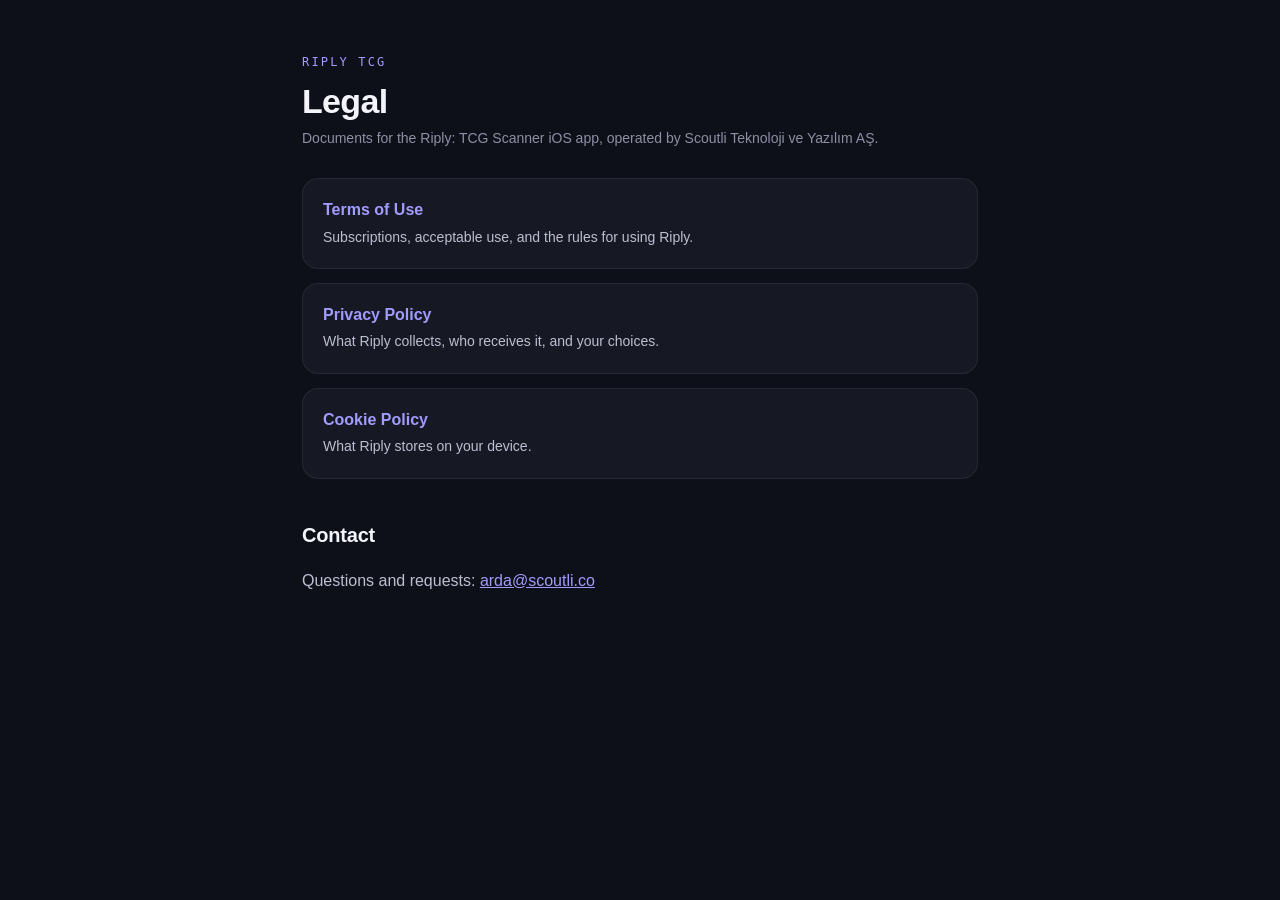
<file: index.html>
<!doctype html>
<html lang="en">
<head>
<meta charset="utf-8">
<meta name="viewport" content="width=device-width, initial-scale=1">
<title>Riply TCG — Legal</title>
<link rel="stylesheet" href="style.css">
</head>
<body>
<main>
<div class="kicker">Riply TCG</div>
<h1>Legal</h1>
<p class="meta">Documents for the Riply: TCG Scanner iOS app, operated by Scoutli Teknoloji ve Yazılım AŞ.</p>
<a class="card" href="terms.html"><strong>Terms of Use</strong><span>Subscriptions, acceptable use, and the rules for using Riply.</span></a>
<a class="card" href="privacy.html"><strong>Privacy Policy</strong><span>What Riply collects, who receives it, and your choices.</span></a>
<a class="card" href="cookies.html"><strong>Cookie Policy</strong><span>What Riply stores on your device.</span></a>
<h2>Contact</h2>
<p>Questions and requests: <a href="mailto:arda@scoutli.co">arda@scoutli.co</a></p>
</main>
</body>
</html>
</file>
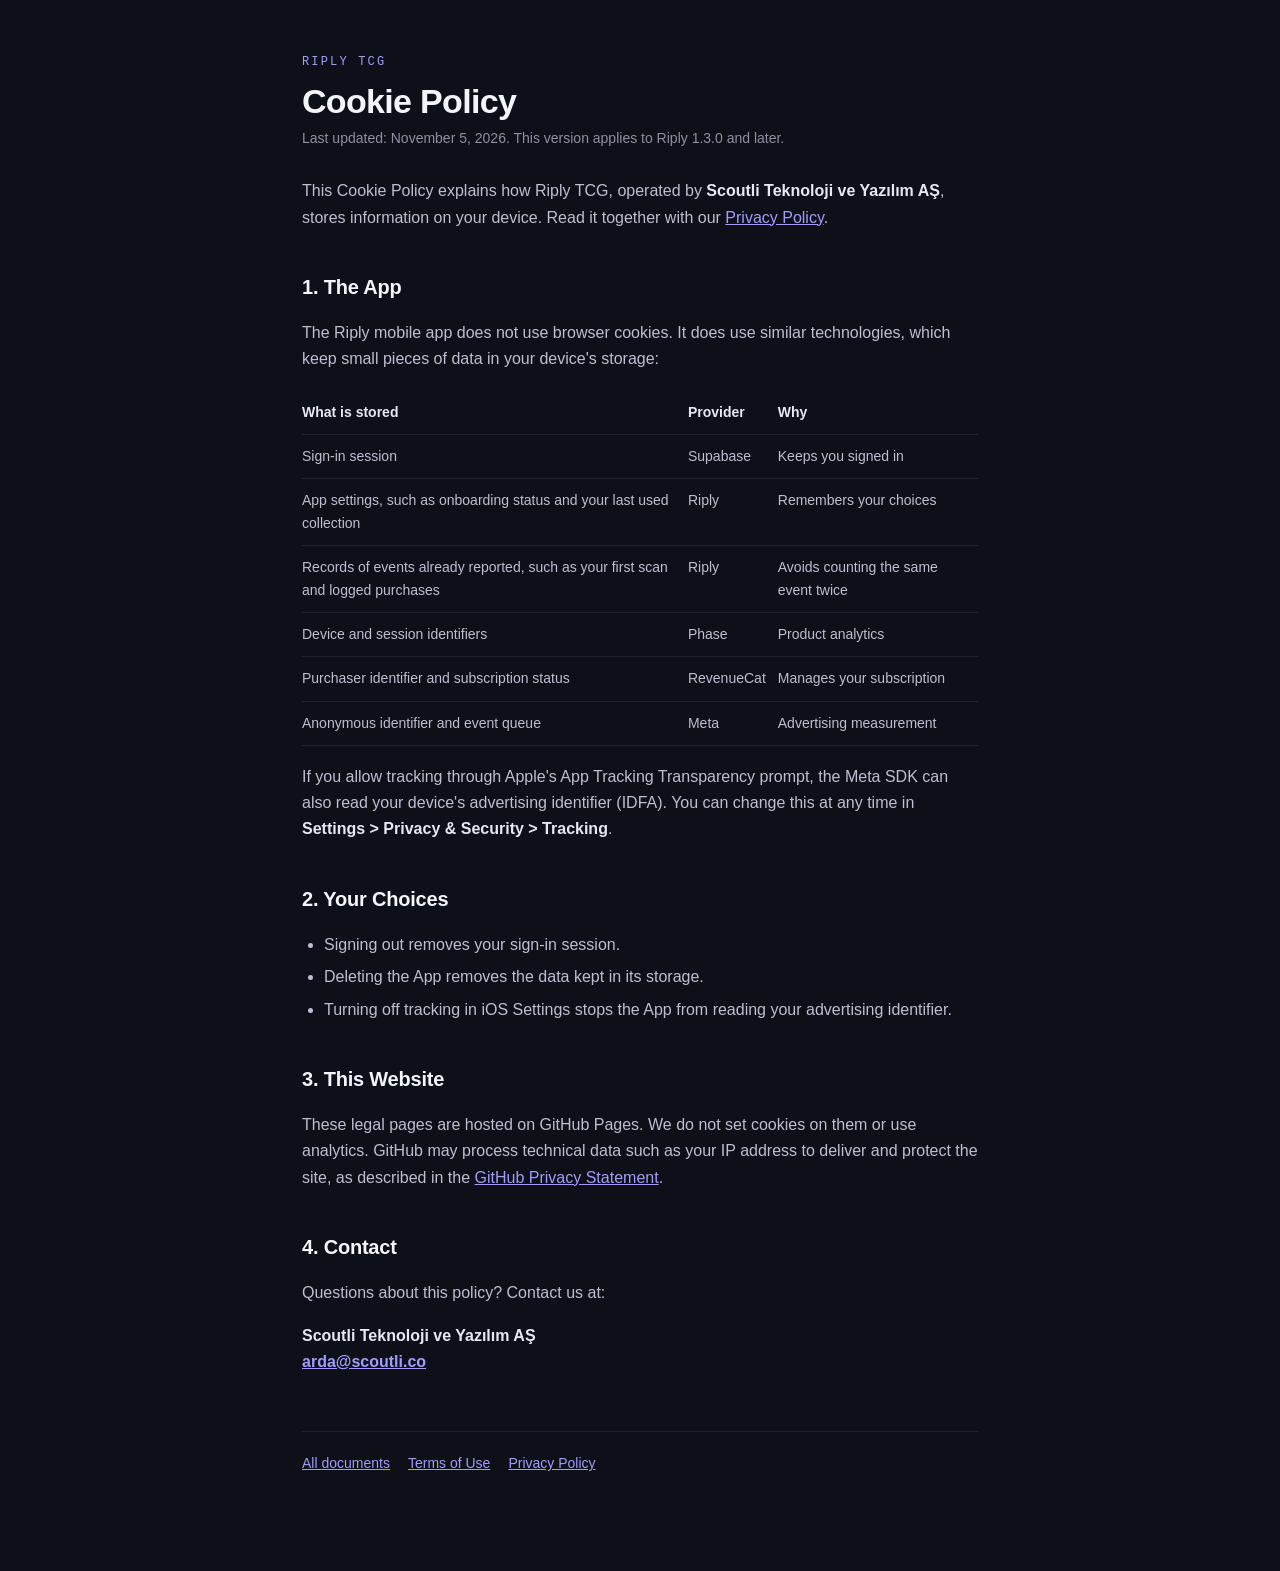
<file: cookies.html>
<!doctype html>
<html lang="en">
<head>
<meta charset="utf-8">
<meta name="viewport" content="width=device-width, initial-scale=1">
<title>Riply TCG — Cookie Policy</title>
<link rel="stylesheet" href="style.css">
</head>
<body>
<main>
<div class="kicker">Riply TCG</div>
<h1>Cookie Policy</h1>
<p class="meta">Last updated: November 5, 2026. This version applies to Riply 1.3.0 and later.</p>
<p>This Cookie Policy explains how Riply TCG, operated by <strong>Scoutli Teknoloji ve Yazılım AŞ</strong>, stores information on your device. Read it together with our <a href="https://aardabayram.github.io/riply-legal/privacy.html">Privacy Policy</a>.</p>
<h2>1. The App</h2>
<p>The Riply mobile app does not use browser cookies. It does use similar technologies, which keep small pieces of data in your device&#39;s storage:</p>
<table>
<thead>
<tr>
<th>What is stored</th>
<th>Provider</th>
<th>Why</th>
</tr>
</thead>
<tbody><tr>
<td>Sign-in session</td>
<td>Supabase</td>
<td>Keeps you signed in</td>
</tr>
<tr>
<td>App settings, such as onboarding status and your last used collection</td>
<td>Riply</td>
<td>Remembers your choices</td>
</tr>
<tr>
<td>Records of events already reported, such as your first scan and logged purchases</td>
<td>Riply</td>
<td>Avoids counting the same event twice</td>
</tr>
<tr>
<td>Device and session identifiers</td>
<td>Phase</td>
<td>Product analytics</td>
</tr>
<tr>
<td>Purchaser identifier and subscription status</td>
<td>RevenueCat</td>
<td>Manages your subscription</td>
</tr>
<tr>
<td>Anonymous identifier and event queue</td>
<td>Meta</td>
<td>Advertising measurement</td>
</tr>
</tbody></table>
<p>If you allow tracking through Apple&#39;s App Tracking Transparency prompt, the Meta SDK can also read your device&#39;s advertising identifier (IDFA). You can change this at any time in <strong>Settings &gt; Privacy &amp; Security &gt; Tracking</strong>.</p>
<h2>2. Your Choices</h2>
<ul>
<li>Signing out removes your sign-in session.</li>
<li>Deleting the App removes the data kept in its storage.</li>
<li>Turning off tracking in iOS Settings stops the App from reading your advertising identifier.</li>
</ul>
<h2>3. This Website</h2>
<p>These legal pages are hosted on GitHub Pages. We do not set cookies on them or use analytics. GitHub may process technical data such as your IP address to deliver and protect the site, as described in the <a href="https://docs.github.com/site-policy/privacy-policies/github-general-privacy-statement">GitHub Privacy Statement</a>.</p>
<h2>4. Contact</h2>
<p>Questions about this policy? Contact us at:</p>
<p><strong>Scoutli Teknoloji ve Yazılım AŞ</strong><br><strong><a href="mailto:arda@scoutli.co">arda@scoutli.co</a></strong></p>
<nav><a href="index.html">All documents</a><a href="terms.html">Terms of Use</a><a href="privacy.html">Privacy Policy</a></nav>
</main>
</body>
</html>
</file>
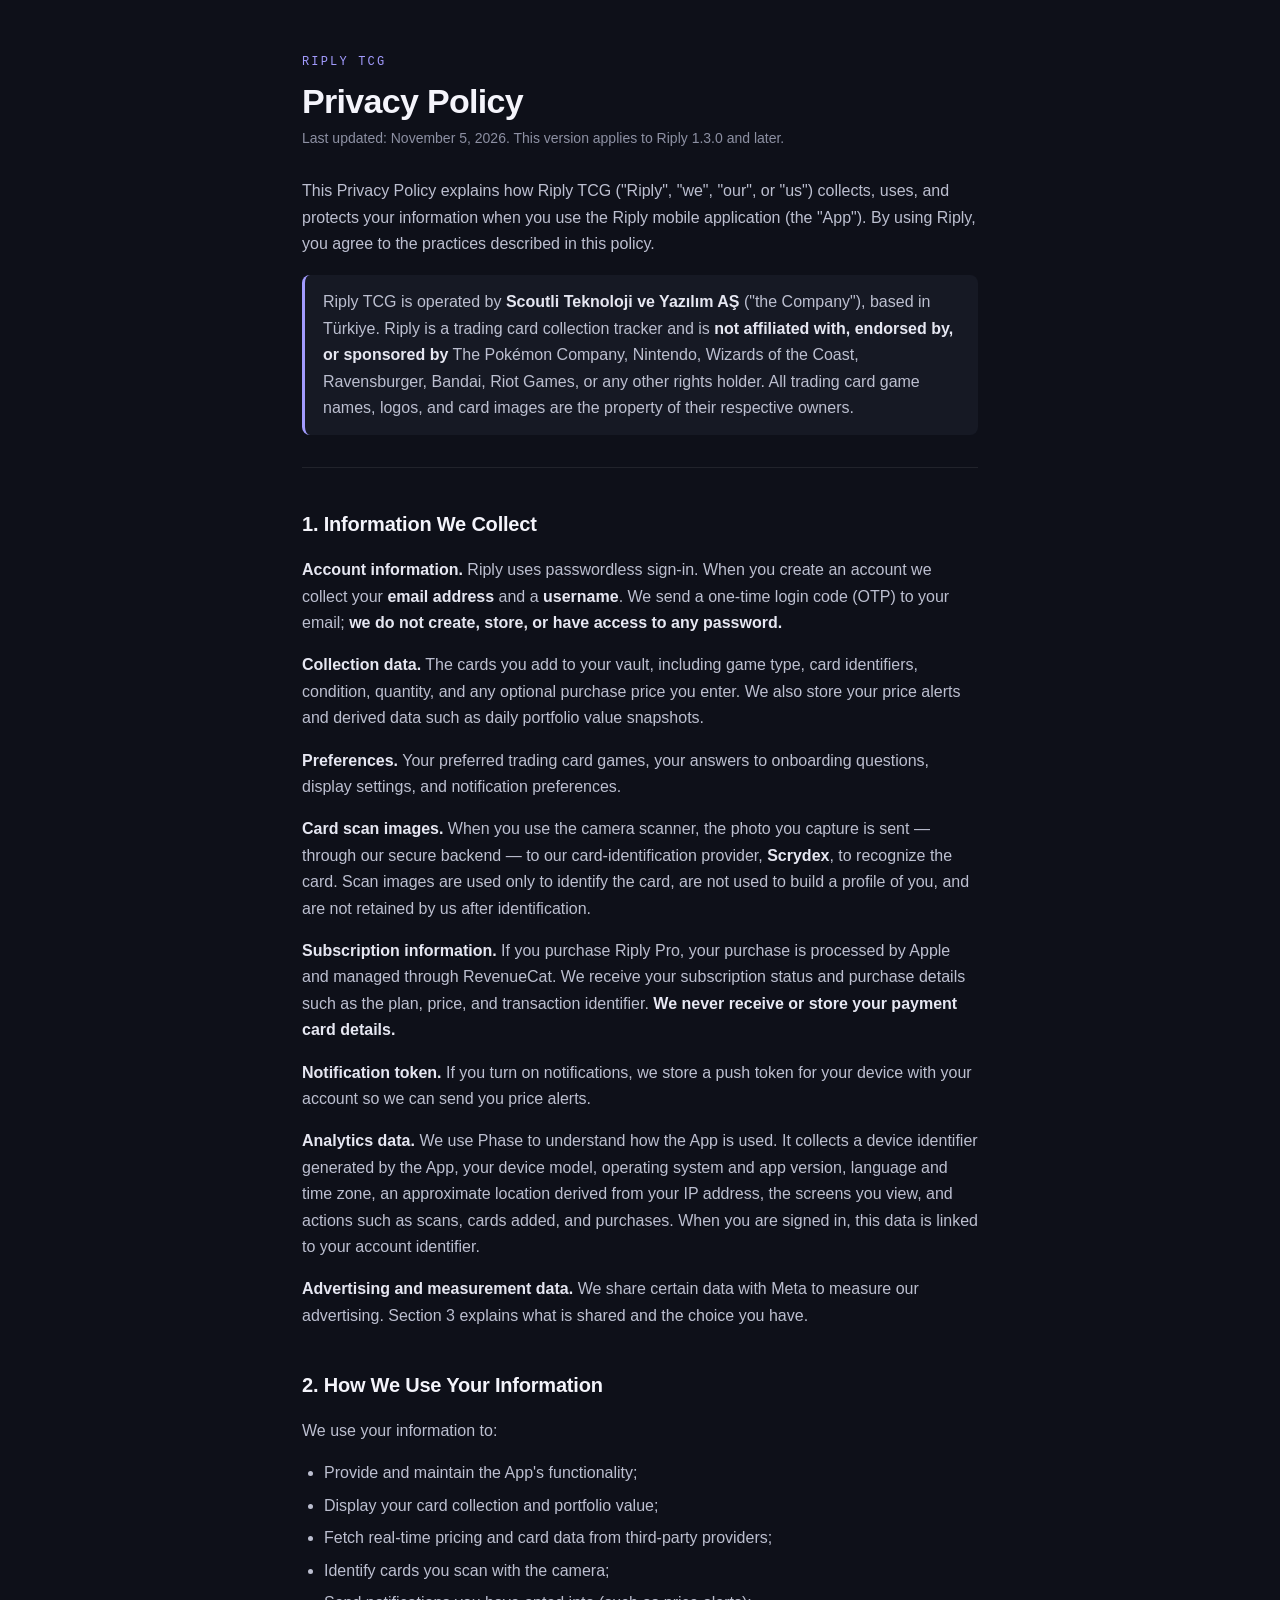
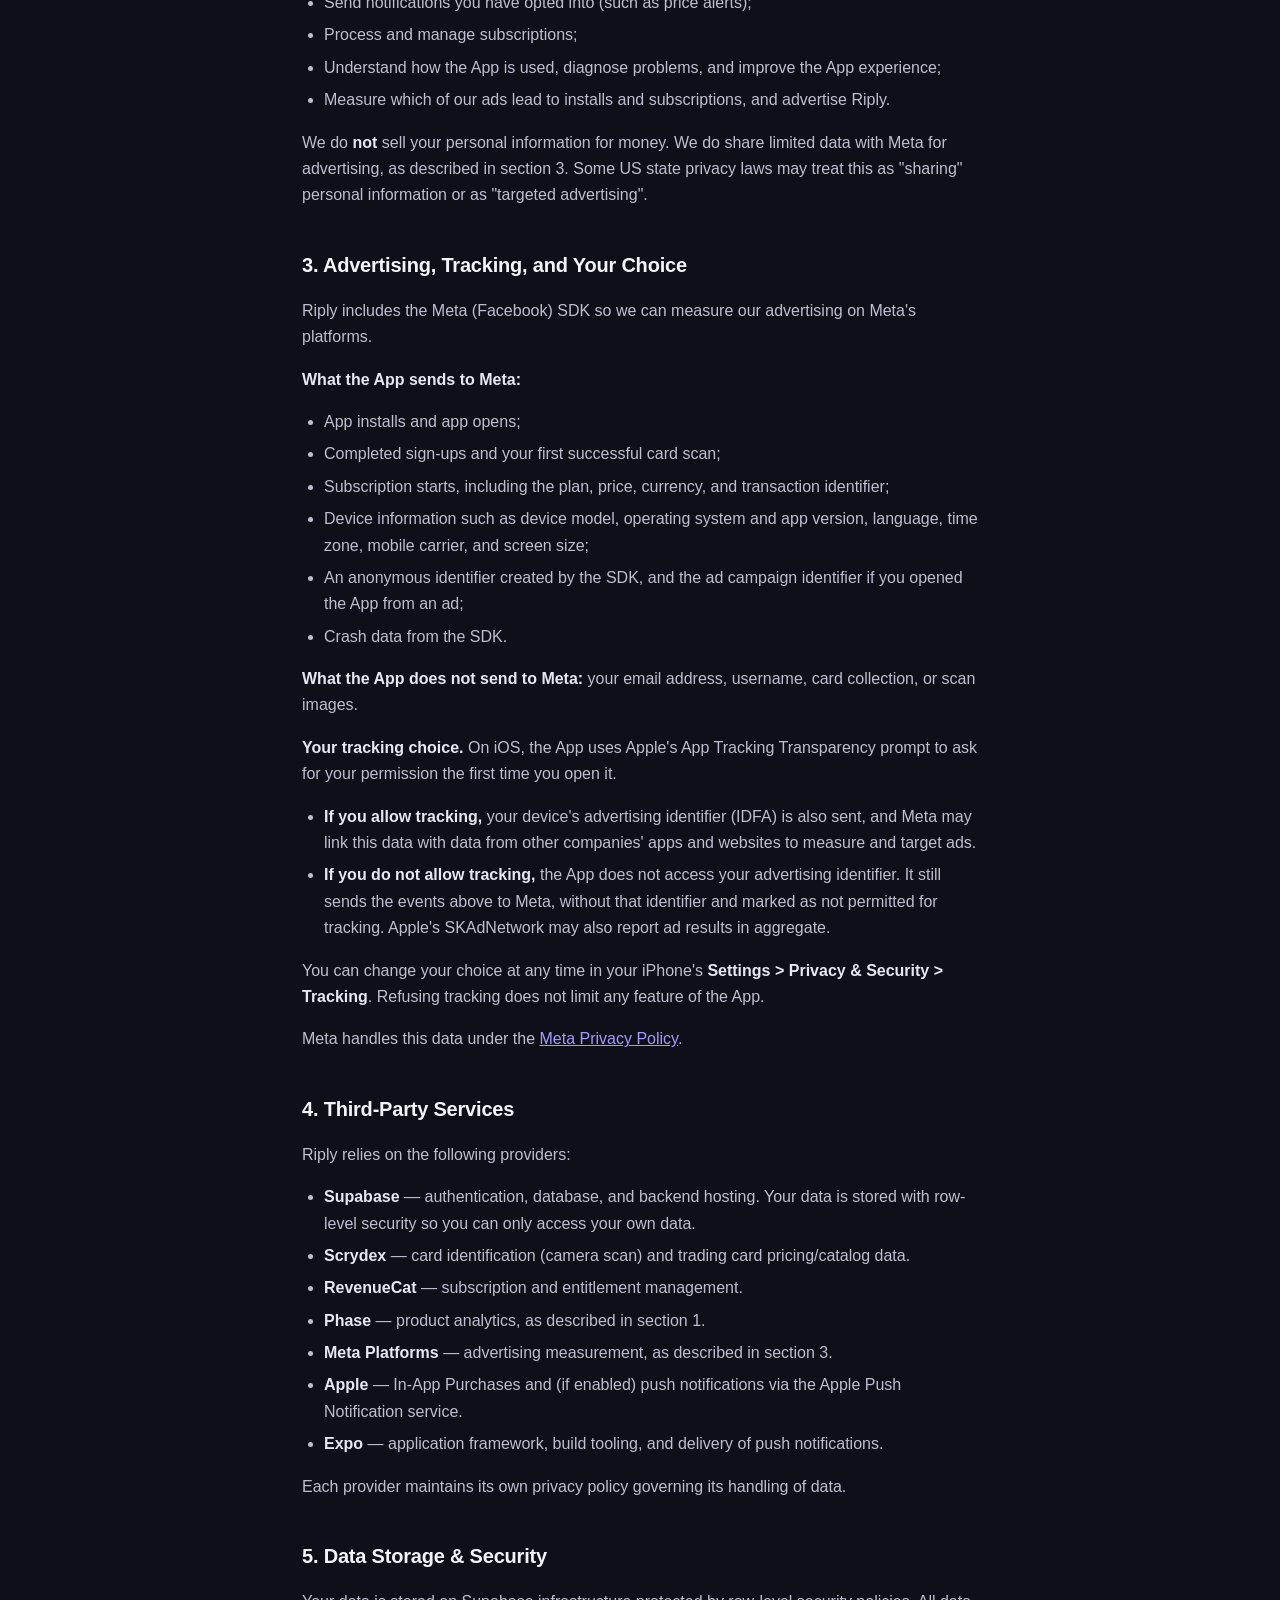
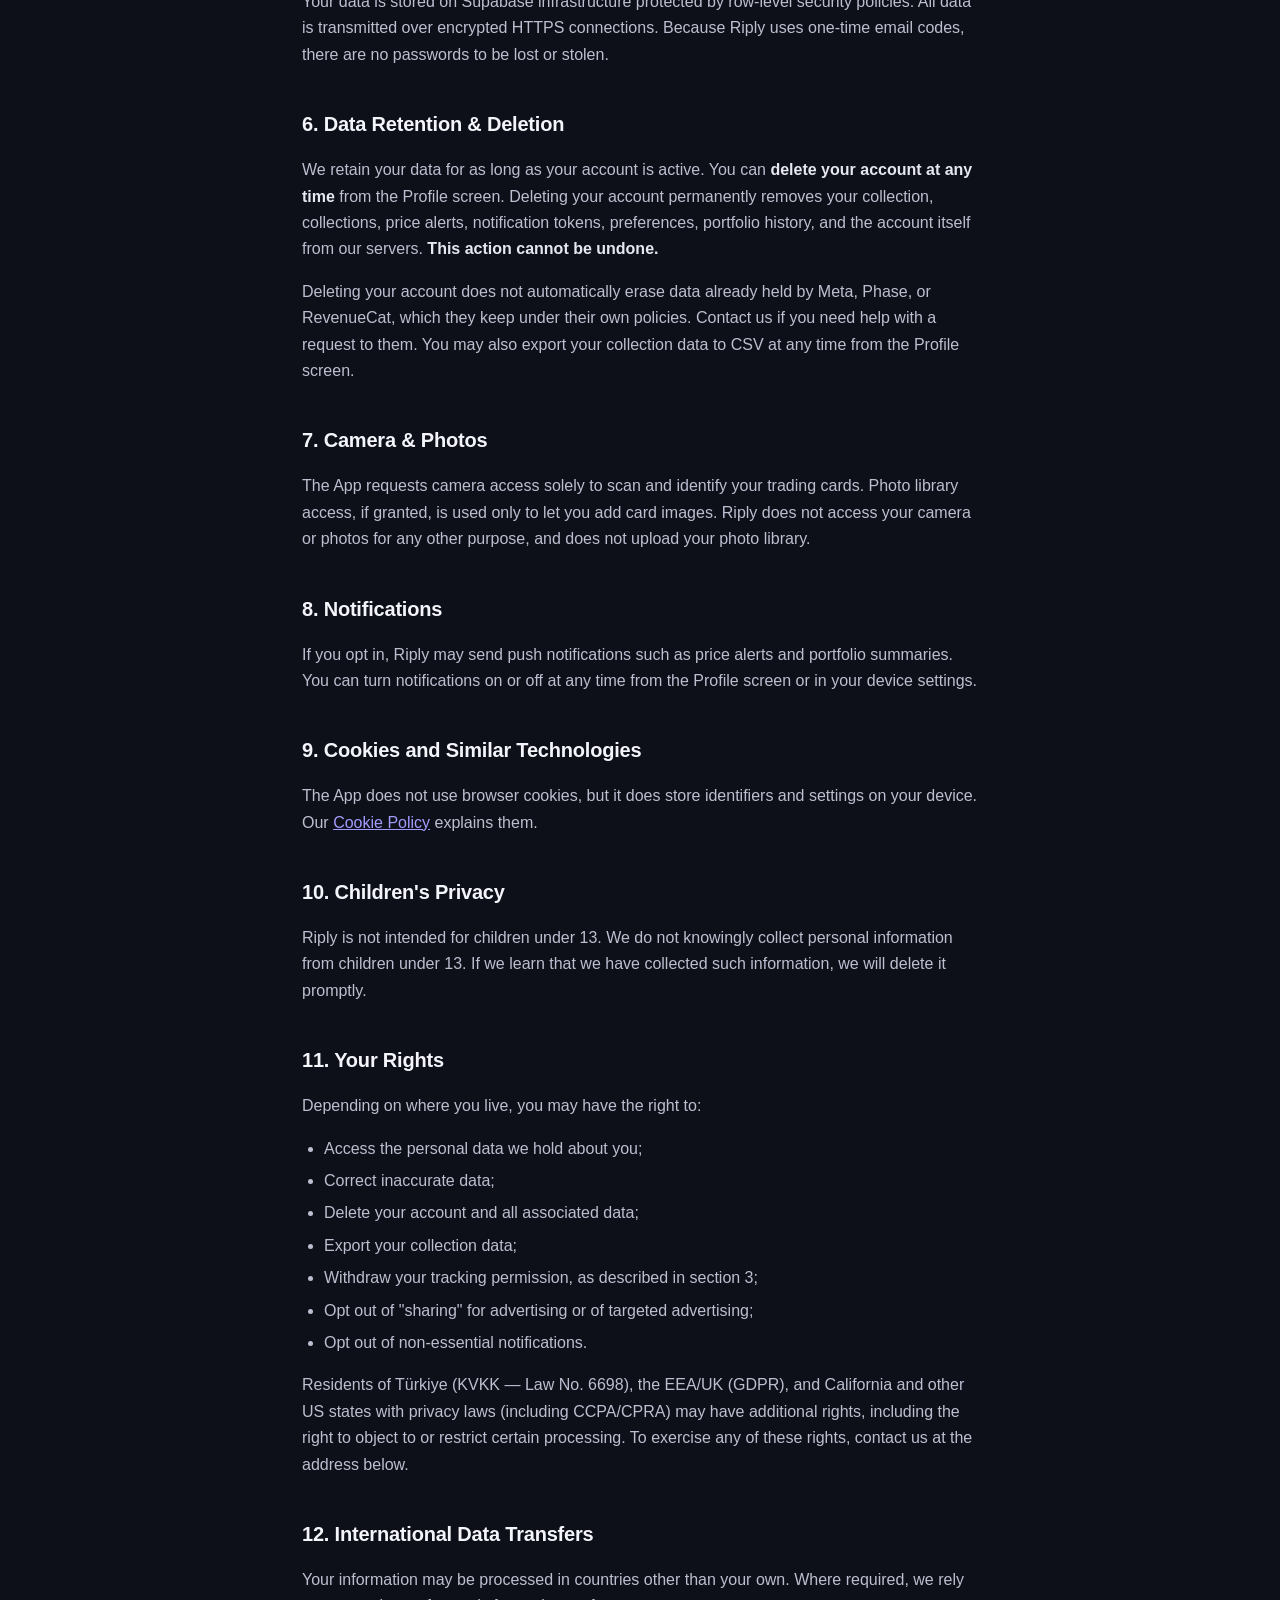
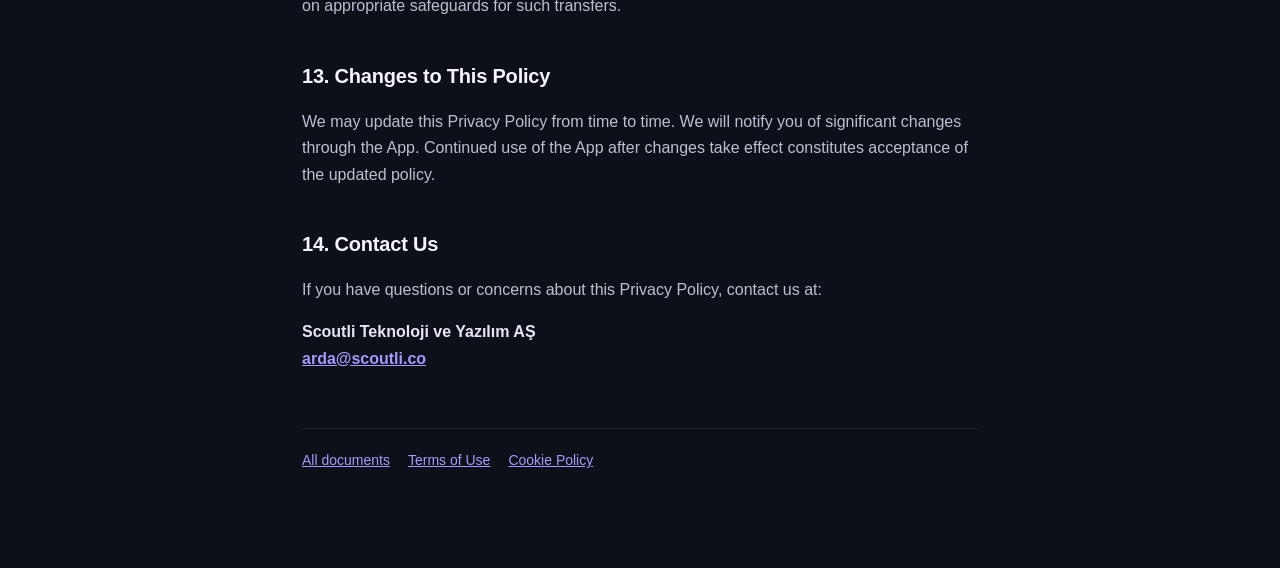
<file: privacy.html>
<!doctype html>
<html lang="en">
<head>
<meta charset="utf-8">
<meta name="viewport" content="width=device-width, initial-scale=1">
<title>Riply TCG — Privacy Policy</title>
<link rel="stylesheet" href="style.css">
</head>
<body>
<main>
<div class="kicker">Riply TCG</div>
<h1>Privacy Policy</h1>
<p class="meta">Last updated: November 5, 2026. This version applies to Riply 1.3.0 and later.</p>
<p>This Privacy Policy explains how Riply TCG (&quot;Riply&quot;, &quot;we&quot;, &quot;our&quot;, or &quot;us&quot;) collects, uses, and protects your information when you use the Riply mobile application (the &quot;App&quot;). By using Riply, you agree to the practices described in this policy.</p>
<blockquote>
<p>Riply TCG is operated by <strong>Scoutli Teknoloji ve Yazılım AŞ</strong> (&quot;the Company&quot;), based in Türkiye. Riply is a trading card collection tracker and is <strong>not affiliated with, endorsed by, or sponsored by</strong> The Pokémon Company, Nintendo, Wizards of the Coast, Ravensburger, Bandai, Riot Games, or any other rights holder. All trading card game names, logos, and card images are the property of their respective owners.</p>
</blockquote>
<hr>
<h2>1. Information We Collect</h2>
<p><strong>Account information.</strong> Riply uses passwordless sign-in. When you create an account we collect your <strong>email address</strong> and a <strong>username</strong>. We send a one-time login code (OTP) to your email; <strong>we do not create, store, or have access to any password.</strong></p>
<p><strong>Collection data.</strong> The cards you add to your vault, including game type, card identifiers, condition, quantity, and any optional purchase price you enter. We also store your price alerts and derived data such as daily portfolio value snapshots.</p>
<p><strong>Preferences.</strong> Your preferred trading card games, your answers to onboarding questions, display settings, and notification preferences.</p>
<p><strong>Card scan images.</strong> When you use the camera scanner, the photo you capture is sent — through our secure backend — to our card-identification provider, <strong>Scrydex</strong>, to recognize the card. Scan images are used only to identify the card, are not used to build a profile of you, and are not retained by us after identification.</p>
<p><strong>Subscription information.</strong> If you purchase Riply Pro, your purchase is processed by Apple and managed through RevenueCat. We receive your subscription status and purchase details such as the plan, price, and transaction identifier. <strong>We never receive or store your payment card details.</strong></p>
<p><strong>Notification token.</strong> If you turn on notifications, we store a push token for your device with your account so we can send you price alerts.</p>
<p><strong>Analytics data.</strong> We use Phase to understand how the App is used. It collects a device identifier generated by the App, your device model, operating system and app version, language and time zone, an approximate location derived from your IP address, the screens you view, and actions such as scans, cards added, and purchases. When you are signed in, this data is linked to your account identifier.</p>
<p><strong>Advertising and measurement data.</strong> We share certain data with Meta to measure our advertising. Section 3 explains what is shared and the choice you have.</p>
<h2>2. How We Use Your Information</h2>
<p>We use your information to:</p>
<ul>
<li>Provide and maintain the App&#39;s functionality;</li>
<li>Display your card collection and portfolio value;</li>
<li>Fetch real-time pricing and card data from third-party providers;</li>
<li>Identify cards you scan with the camera;</li>
<li>Send notifications you have opted into (such as price alerts);</li>
<li>Process and manage subscriptions;</li>
<li>Understand how the App is used, diagnose problems, and improve the App experience;</li>
<li>Measure which of our ads lead to installs and subscriptions, and advertise Riply.</li>
</ul>
<p>We do <strong>not</strong> sell your personal information for money. We do share limited data with Meta for advertising, as described in section 3. Some US state privacy laws may treat this as &quot;sharing&quot; personal information or as &quot;targeted advertising&quot;.</p>
<h2>3. Advertising, Tracking, and Your Choice</h2>
<p>Riply includes the Meta (Facebook) SDK so we can measure our advertising on Meta&#39;s platforms.</p>
<p><strong>What the App sends to Meta:</strong></p>
<ul>
<li>App installs and app opens;</li>
<li>Completed sign-ups and your first successful card scan;</li>
<li>Subscription starts, including the plan, price, currency, and transaction identifier;</li>
<li>Device information such as device model, operating system and app version, language, time zone, mobile carrier, and screen size;</li>
<li>An anonymous identifier created by the SDK, and the ad campaign identifier if you opened the App from an ad;</li>
<li>Crash data from the SDK.</li>
</ul>
<p><strong>What the App does not send to Meta:</strong> your email address, username, card collection, or scan images.</p>
<p><strong>Your tracking choice.</strong> On iOS, the App uses Apple&#39;s App Tracking Transparency prompt to ask for your permission the first time you open it.</p>
<ul>
<li><strong>If you allow tracking,</strong> your device&#39;s advertising identifier (IDFA) is also sent, and Meta may link this data with data from other companies&#39; apps and websites to measure and target ads.</li>
<li><strong>If you do not allow tracking,</strong> the App does not access your advertising identifier. It still sends the events above to Meta, without that identifier and marked as not permitted for tracking. Apple&#39;s SKAdNetwork may also report ad results in aggregate.</li>
</ul>
<p>You can change your choice at any time in your iPhone&#39;s <strong>Settings &gt; Privacy &amp; Security &gt; Tracking</strong>. Refusing tracking does not limit any feature of the App.</p>
<p>Meta handles this data under the <a href="https://www.facebook.com/privacy/policy/">Meta Privacy Policy</a>.</p>
<h2>4. Third-Party Services</h2>
<p>Riply relies on the following providers:</p>
<ul>
<li><strong>Supabase</strong> — authentication, database, and backend hosting. Your data is stored with row-level security so you can only access your own data.</li>
<li><strong>Scrydex</strong> — card identification (camera scan) and trading card pricing/catalog data.</li>
<li><strong>RevenueCat</strong> — subscription and entitlement management.</li>
<li><strong>Phase</strong> — product analytics, as described in section 1.</li>
<li><strong>Meta Platforms</strong> — advertising measurement, as described in section 3.</li>
<li><strong>Apple</strong> — In-App Purchases and (if enabled) push notifications via the Apple Push Notification service.</li>
<li><strong>Expo</strong> — application framework, build tooling, and delivery of push notifications.</li>
</ul>
<p>Each provider maintains its own privacy policy governing its handling of data.</p>
<h2>5. Data Storage &amp; Security</h2>
<p>Your data is stored on Supabase infrastructure protected by row-level security policies. All data is transmitted over encrypted HTTPS connections. Because Riply uses one-time email codes, there are no passwords to be lost or stolen.</p>
<h2>6. Data Retention &amp; Deletion</h2>
<p>We retain your data for as long as your account is active. You can <strong>delete your account at any time</strong> from the Profile screen. Deleting your account permanently removes your collection, collections, price alerts, notification tokens, preferences, portfolio history, and the account itself from our servers. <strong>This action cannot be undone.</strong></p>
<p>Deleting your account does not automatically erase data already held by Meta, Phase, or RevenueCat, which they keep under their own policies. Contact us if you need help with a request to them. You may also export your collection data to CSV at any time from the Profile screen.</p>
<h2>7. Camera &amp; Photos</h2>
<p>The App requests camera access solely to scan and identify your trading cards. Photo library access, if granted, is used only to let you add card images. Riply does not access your camera or photos for any other purpose, and does not upload your photo library.</p>
<h2>8. Notifications</h2>
<p>If you opt in, Riply may send push notifications such as price alerts and portfolio summaries. You can turn notifications on or off at any time from the Profile screen or in your device settings.</p>
<h2>9. Cookies and Similar Technologies</h2>
<p>The App does not use browser cookies, but it does store identifiers and settings on your device. Our <a href="https://aardabayram.github.io/riply-legal/cookies.html">Cookie Policy</a> explains them.</p>
<h2>10. Children&#39;s Privacy</h2>
<p>Riply is not intended for children under 13. We do not knowingly collect personal information from children under 13. If we learn that we have collected such information, we will delete it promptly.</p>
<h2>11. Your Rights</h2>
<p>Depending on where you live, you may have the right to:</p>
<ul>
<li>Access the personal data we hold about you;</li>
<li>Correct inaccurate data;</li>
<li>Delete your account and all associated data;</li>
<li>Export your collection data;</li>
<li>Withdraw your tracking permission, as described in section 3;</li>
<li>Opt out of &quot;sharing&quot; for advertising or of targeted advertising;</li>
<li>Opt out of non-essential notifications.</li>
</ul>
<p>Residents of Türkiye (KVKK — Law No. 6698), the EEA/UK (GDPR), and California and other US states with privacy laws (including CCPA/CPRA) may have additional rights, including the right to object to or restrict certain processing. To exercise any of these rights, contact us at the address below.</p>
<h2>12. International Data Transfers</h2>
<p>Your information may be processed in countries other than your own. Where required, we rely on appropriate safeguards for such transfers.</p>
<h2>13. Changes to This Policy</h2>
<p>We may update this Privacy Policy from time to time. We will notify you of significant changes through the App. Continued use of the App after changes take effect constitutes acceptance of the updated policy.</p>
<h2>14. Contact Us</h2>
<p>If you have questions or concerns about this Privacy Policy, contact us at:</p>
<p><strong>Scoutli Teknoloji ve Yazılım AŞ</strong><br><strong><a href="mailto:arda@scoutli.co">arda@scoutli.co</a></strong></p>
<nav><a href="index.html">All documents</a><a href="terms.html">Terms of Use</a><a href="cookies.html">Cookie Policy</a></nav>
</main>
</body>
</html>
</file>
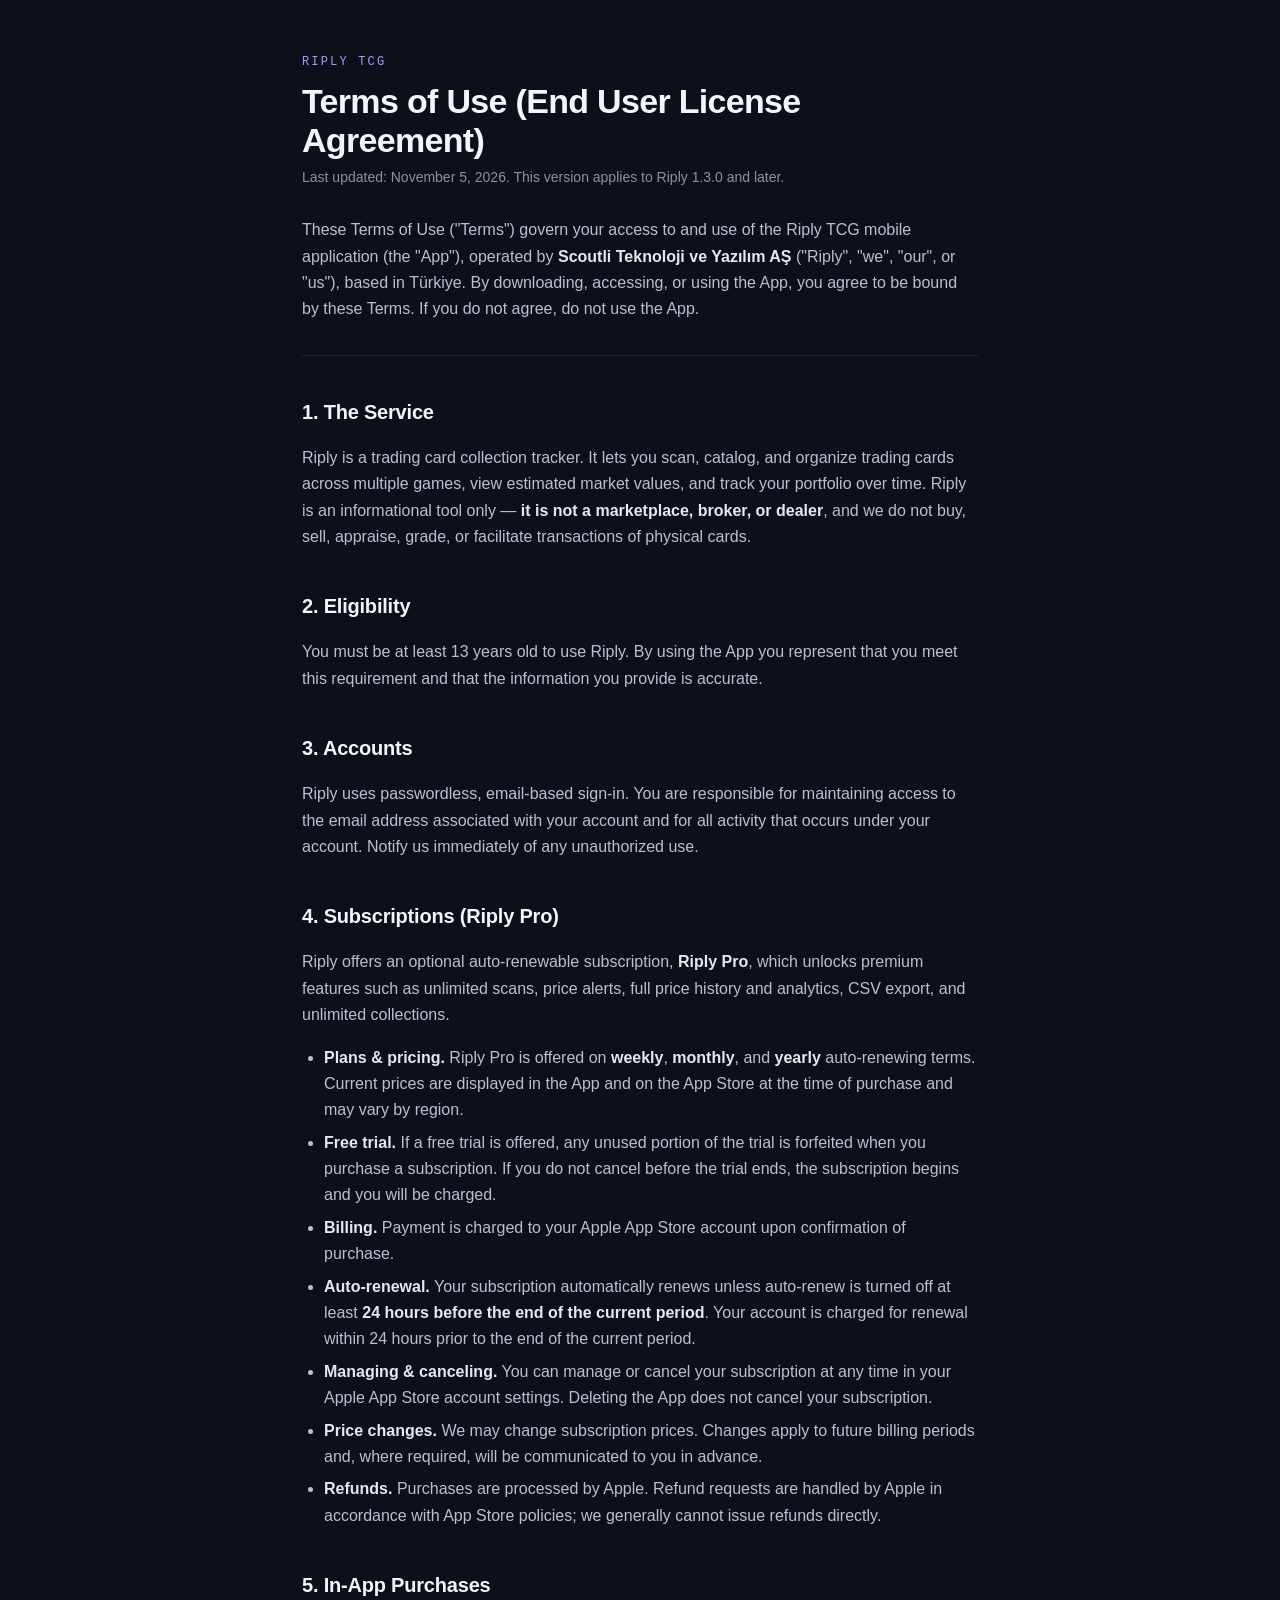
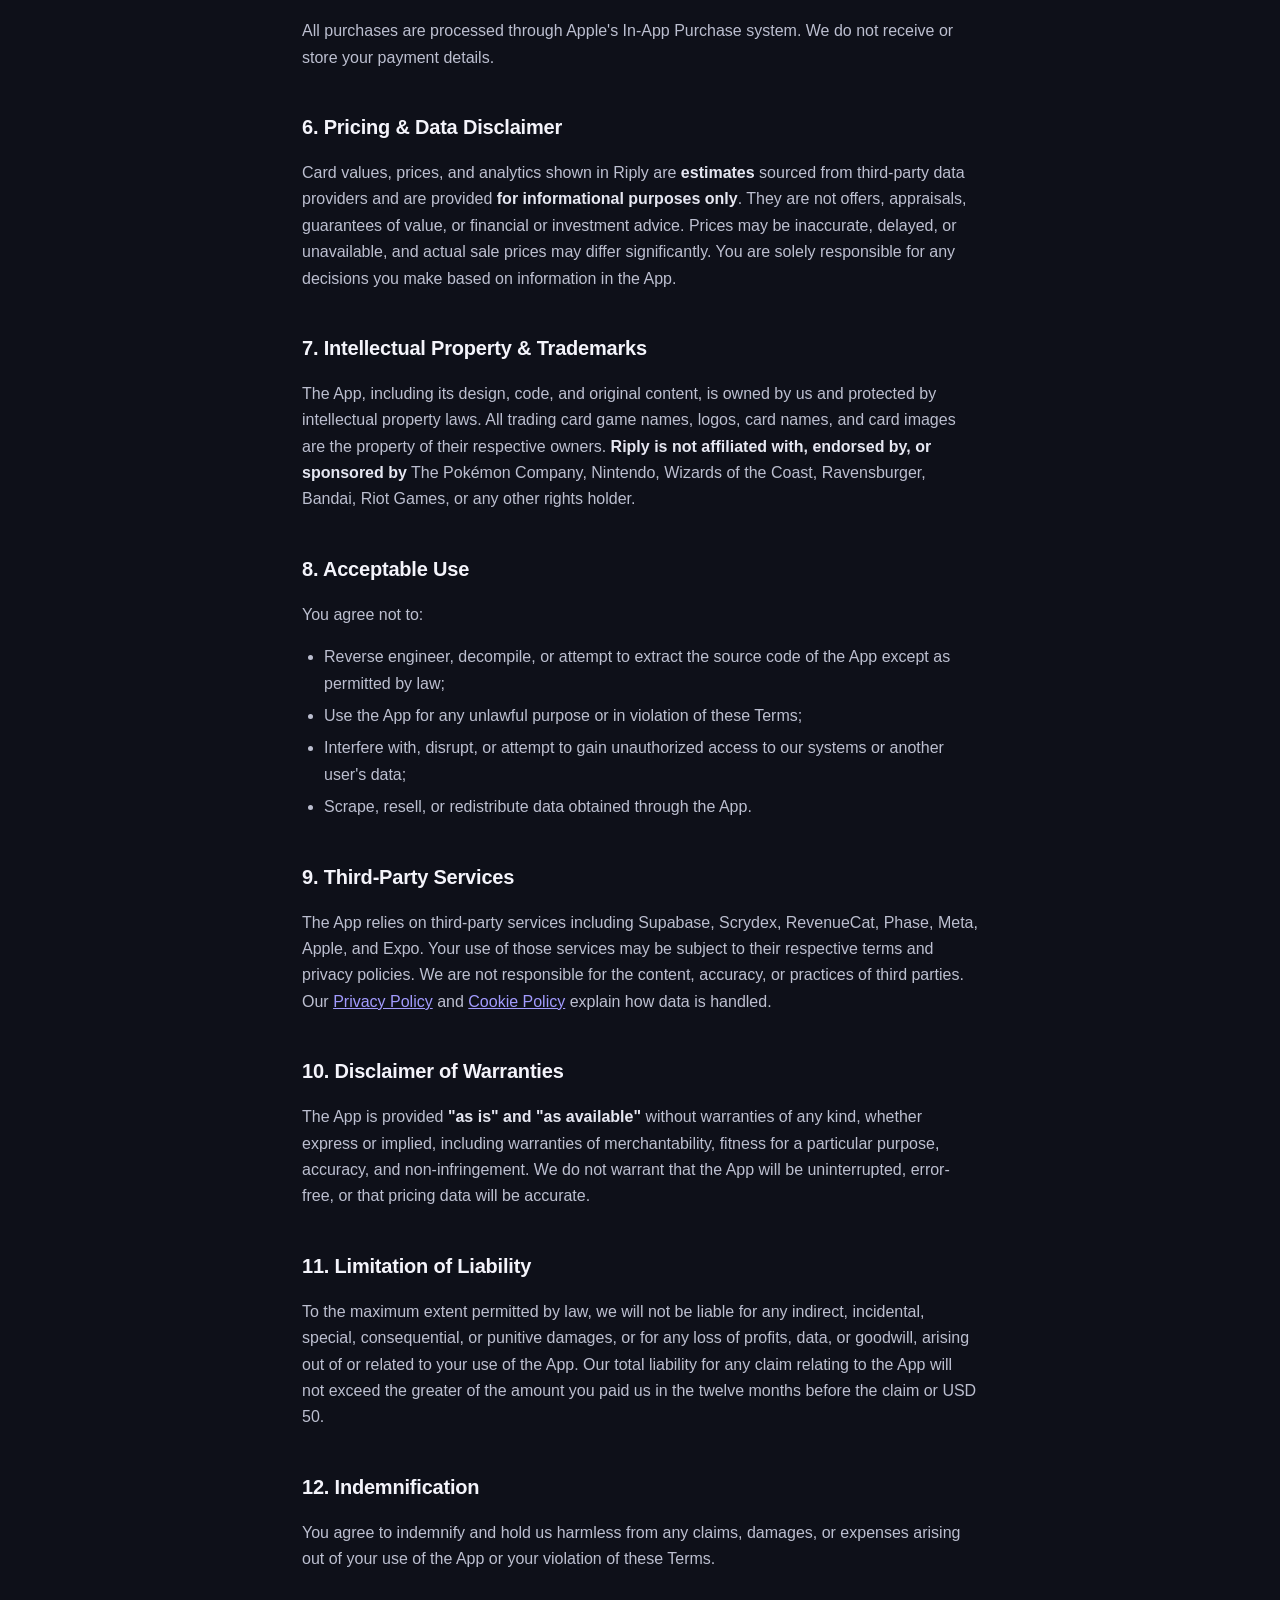
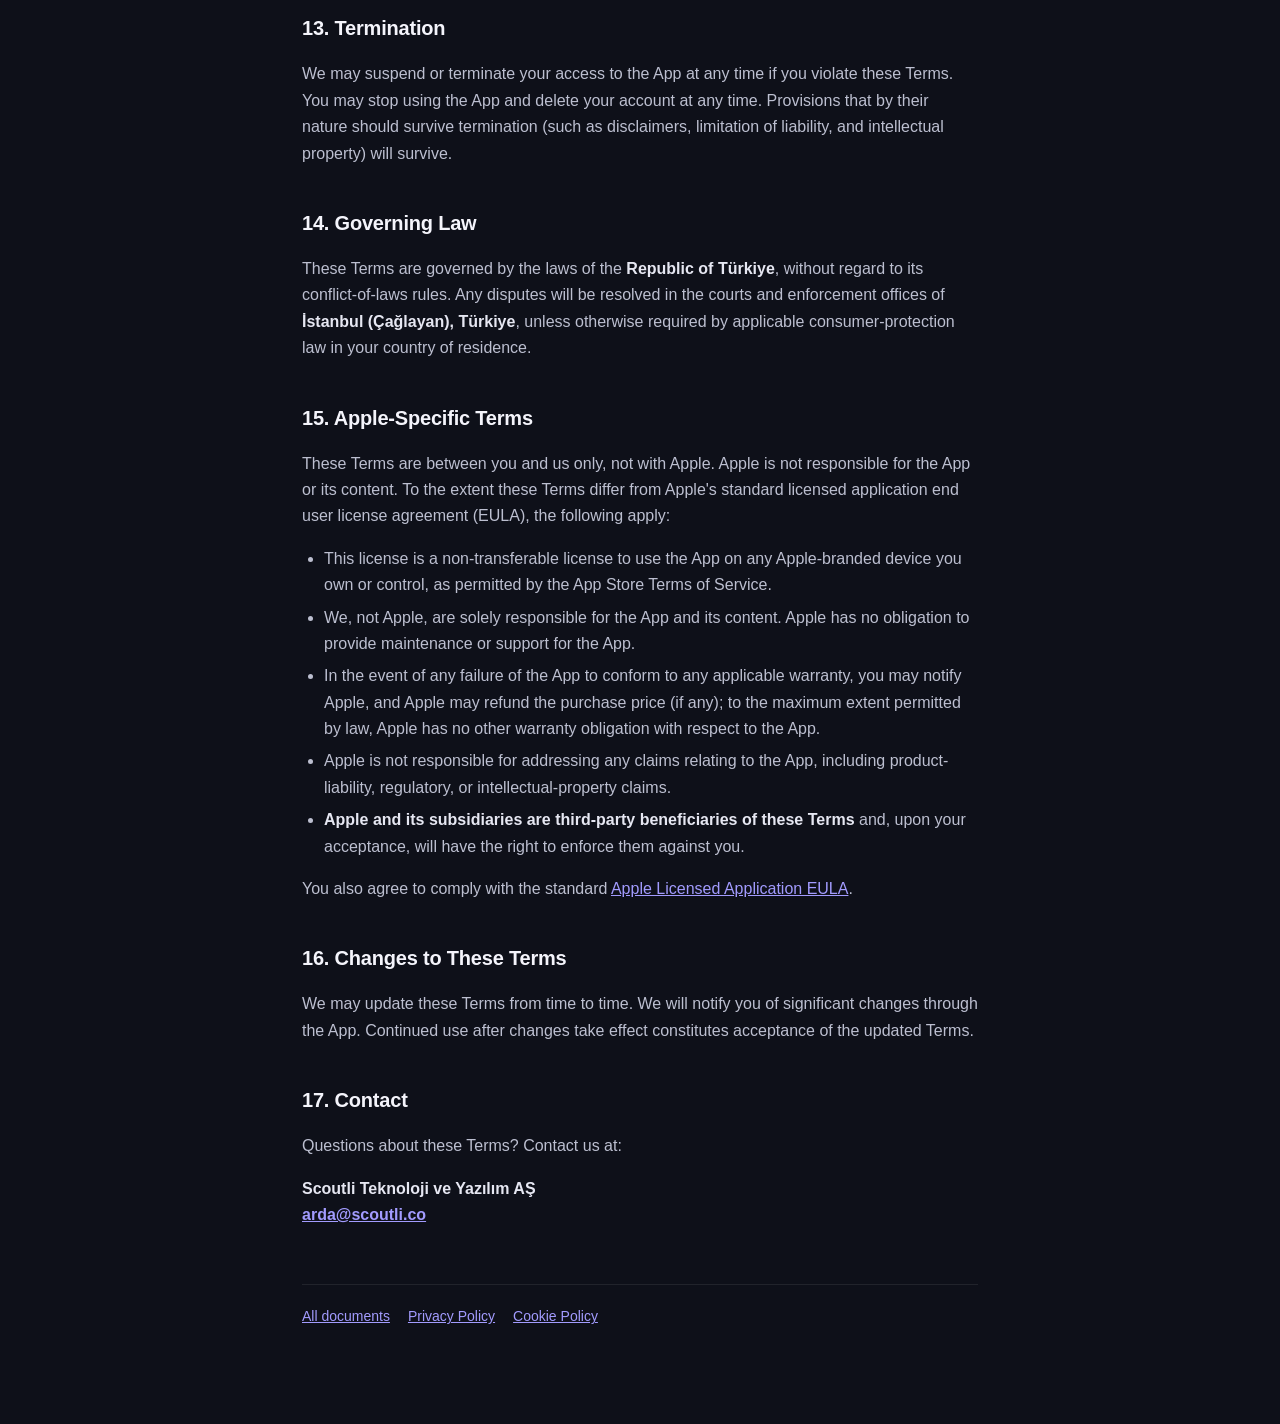
<file: terms.html>
<!doctype html>
<html lang="en">
<head>
<meta charset="utf-8">
<meta name="viewport" content="width=device-width, initial-scale=1">
<title>Riply TCG — Terms of Use</title>
<link rel="stylesheet" href="style.css">
</head>
<body>
<main>
<div class="kicker">Riply TCG</div>
<h1>Terms of Use (End User License Agreement)</h1>
<p class="meta">Last updated: November 5, 2026. This version applies to Riply 1.3.0 and later.</p>
<p>These Terms of Use (&quot;Terms&quot;) govern your access to and use of the Riply TCG mobile application (the &quot;App&quot;), operated by <strong>Scoutli Teknoloji ve Yazılım AŞ</strong> (&quot;Riply&quot;, &quot;we&quot;, &quot;our&quot;, or &quot;us&quot;), based in Türkiye. By downloading, accessing, or using the App, you agree to be bound by these Terms. If you do not agree, do not use the App.</p>
<hr>
<h2>1. The Service</h2>
<p>Riply is a trading card collection tracker. It lets you scan, catalog, and organize trading cards across multiple games, view estimated market values, and track your portfolio over time. Riply is an informational tool only — <strong>it is not a marketplace, broker, or dealer</strong>, and we do not buy, sell, appraise, grade, or facilitate transactions of physical cards.</p>
<h2>2. Eligibility</h2>
<p>You must be at least 13 years old to use Riply. By using the App you represent that you meet this requirement and that the information you provide is accurate.</p>
<h2>3. Accounts</h2>
<p>Riply uses passwordless, email-based sign-in. You are responsible for maintaining access to the email address associated with your account and for all activity that occurs under your account. Notify us immediately of any unauthorized use.</p>
<h2>4. Subscriptions (Riply Pro)</h2>
<p>Riply offers an optional auto-renewable subscription, <strong>Riply Pro</strong>, which unlocks premium features such as unlimited scans, price alerts, full price history and analytics, CSV export, and unlimited collections.</p>
<ul>
<li><strong>Plans &amp; pricing.</strong> Riply Pro is offered on <strong>weekly</strong>, <strong>monthly</strong>, and <strong>yearly</strong> auto-renewing terms. Current prices are displayed in the App and on the App Store at the time of purchase and may vary by region.</li>
<li><strong>Free trial.</strong> If a free trial is offered, any unused portion of the trial is forfeited when you purchase a subscription. If you do not cancel before the trial ends, the subscription begins and you will be charged.</li>
<li><strong>Billing.</strong> Payment is charged to your Apple App Store account upon confirmation of purchase.</li>
<li><strong>Auto-renewal.</strong> Your subscription automatically renews unless auto-renew is turned off at least <strong>24 hours before the end of the current period</strong>. Your account is charged for renewal within 24 hours prior to the end of the current period.</li>
<li><strong>Managing &amp; canceling.</strong> You can manage or cancel your subscription at any time in your Apple App Store account settings. Deleting the App does not cancel your subscription.</li>
<li><strong>Price changes.</strong> We may change subscription prices. Changes apply to future billing periods and, where required, will be communicated to you in advance.</li>
<li><strong>Refunds.</strong> Purchases are processed by Apple. Refund requests are handled by Apple in accordance with App Store policies; we generally cannot issue refunds directly.</li>
</ul>
<h2>5. In-App Purchases</h2>
<p>All purchases are processed through Apple&#39;s In-App Purchase system. We do not receive or store your payment details.</p>
<h2>6. Pricing &amp; Data Disclaimer</h2>
<p>Card values, prices, and analytics shown in Riply are <strong>estimates</strong> sourced from third-party data providers and are provided <strong>for informational purposes only</strong>. They are not offers, appraisals, guarantees of value, or financial or investment advice. Prices may be inaccurate, delayed, or unavailable, and actual sale prices may differ significantly. You are solely responsible for any decisions you make based on information in the App.</p>
<h2>7. Intellectual Property &amp; Trademarks</h2>
<p>The App, including its design, code, and original content, is owned by us and protected by intellectual property laws. All trading card game names, logos, card names, and card images are the property of their respective owners. <strong>Riply is not affiliated with, endorsed by, or sponsored by</strong> The Pokémon Company, Nintendo, Wizards of the Coast, Ravensburger, Bandai, Riot Games, or any other rights holder.</p>
<h2>8. Acceptable Use</h2>
<p>You agree not to:</p>
<ul>
<li>Reverse engineer, decompile, or attempt to extract the source code of the App except as permitted by law;</li>
<li>Use the App for any unlawful purpose or in violation of these Terms;</li>
<li>Interfere with, disrupt, or attempt to gain unauthorized access to our systems or another user&#39;s data;</li>
<li>Scrape, resell, or redistribute data obtained through the App.</li>
</ul>
<h2>9. Third-Party Services</h2>
<p>The App relies on third-party services including Supabase, Scrydex, RevenueCat, Phase, Meta, Apple, and Expo. Your use of those services may be subject to their respective terms and privacy policies. We are not responsible for the content, accuracy, or practices of third parties. Our <a href="https://aardabayram.github.io/riply-legal/privacy.html">Privacy Policy</a> and <a href="https://aardabayram.github.io/riply-legal/cookies.html">Cookie Policy</a> explain how data is handled.</p>
<h2>10. Disclaimer of Warranties</h2>
<p>The App is provided <strong>&quot;as is&quot; and &quot;as available&quot;</strong> without warranties of any kind, whether express or implied, including warranties of merchantability, fitness for a particular purpose, accuracy, and non-infringement. We do not warrant that the App will be uninterrupted, error-free, or that pricing data will be accurate.</p>
<h2>11. Limitation of Liability</h2>
<p>To the maximum extent permitted by law, we will not be liable for any indirect, incidental, special, consequential, or punitive damages, or for any loss of profits, data, or goodwill, arising out of or related to your use of the App. Our total liability for any claim relating to the App will not exceed the greater of the amount you paid us in the twelve months before the claim or USD 50.</p>
<h2>12. Indemnification</h2>
<p>You agree to indemnify and hold us harmless from any claims, damages, or expenses arising out of your use of the App or your violation of these Terms.</p>
<h2>13. Termination</h2>
<p>We may suspend or terminate your access to the App at any time if you violate these Terms. You may stop using the App and delete your account at any time. Provisions that by their nature should survive termination (such as disclaimers, limitation of liability, and intellectual property) will survive.</p>
<h2>14. Governing Law</h2>
<p>These Terms are governed by the laws of the <strong>Republic of Türkiye</strong>, without regard to its conflict-of-laws rules. Any disputes will be resolved in the courts and enforcement offices of <strong>İstanbul (Çağlayan), Türkiye</strong>, unless otherwise required by applicable consumer-protection law in your country of residence.</p>
<h2>15. Apple-Specific Terms</h2>
<p>These Terms are between you and us only, not with Apple. Apple is not responsible for the App or its content. To the extent these Terms differ from Apple&#39;s standard licensed application end user license agreement (EULA), the following apply:</p>
<ul>
<li>This license is a non-transferable license to use the App on any Apple-branded device you own or control, as permitted by the App Store Terms of Service.</li>
<li>We, not Apple, are solely responsible for the App and its content. Apple has no obligation to provide maintenance or support for the App.</li>
<li>In the event of any failure of the App to conform to any applicable warranty, you may notify Apple, and Apple may refund the purchase price (if any); to the maximum extent permitted by law, Apple has no other warranty obligation with respect to the App.</li>
<li>Apple is not responsible for addressing any claims relating to the App, including product-liability, regulatory, or intellectual-property claims.</li>
<li><strong>Apple and its subsidiaries are third-party beneficiaries of these Terms</strong> and, upon your acceptance, will have the right to enforce them against you.</li>
</ul>
<p>You also agree to comply with the standard <a href="https://www.apple.com/legal/internet-services/itunes/dev/stdeula/">Apple Licensed Application EULA</a>.</p>
<h2>16. Changes to These Terms</h2>
<p>We may update these Terms from time to time. We will notify you of significant changes through the App. Continued use after changes take effect constitutes acceptance of the updated Terms.</p>
<h2>17. Contact</h2>
<p>Questions about these Terms? Contact us at:</p>
<p><strong>Scoutli Teknoloji ve Yazılım AŞ</strong><br><strong><a href="mailto:arda@scoutli.co">arda@scoutli.co</a></strong></p>
<nav><a href="index.html">All documents</a><a href="privacy.html">Privacy Policy</a><a href="cookies.html">Cookie Policy</a></nav>
</main>
</body>
</html>
</file>
<file: style.css>
:root { color-scheme: dark; }
* { box-sizing: border-box; }
body {
  margin: 0; background: #0e1019; color: #dfe1ee;
  font: 16px/1.65 -apple-system, BlinkMacSystemFont, "Segoe UI", Roboto, Helvetica, Arial, sans-serif;
}
main { max-width: 720px; margin: 0 auto; padding: 56px 22px 96px; }
.kicker { font: 12px/1 ui-monospace, SFMono-Regular, Menlo, monospace; letter-spacing: .18em; text-transform: uppercase; color: #a29bfe; }
h1 { font-size: 34px; line-height: 1.15; letter-spacing: -.02em; margin: 14px 0 6px; color: #f4f4fb; }
h2 { font-size: 20px; letter-spacing: -.01em; margin: 40px 0 8px; color: #f4f4fb; }
p, li, td { color: #bcbfd0; }
strong { color: #e6e7f2; }
.meta { color: #8d90a3; font-size: 14px; margin: 0 0 28px; }
.meta strong { color: inherit; font-weight: inherit; }
a { color: #a29bfe; }
ul { padding-left: 22px; }
li { margin: 6px 0; }
hr { border: 0; border-top: 1px solid rgba(255,255,255,.08); margin: 32px 0; }
blockquote { margin: 18px 0; padding: 14px 18px; background: #161924; border-left: 3px solid #a29bfe; border-radius: 8px; }
blockquote p { margin: 0; }
table { width: 100%; border-collapse: collapse; font-size: 14px; margin: 18px 0; }
th, td { text-align: left; vertical-align: top; padding: 10px 12px 10px 0; border-bottom: 1px solid rgba(255,255,255,.08); }
th { color: #e6e7f2; }
nav { margin-top: 56px; padding-top: 20px; border-top: 1px solid rgba(255,255,255,.08); font-size: 14px; }
nav a { margin-right: 18px; }
.card { display: block; background: #161924; border: 1px solid rgba(255,255,255,.07); border-radius: 16px; padding: 18px 20px; margin: 14px 0; text-decoration: none; }
.card strong { display: block; color: #a29bfe; }
.card span { color: #bcbfd0; font-size: 14px; }
</file>
